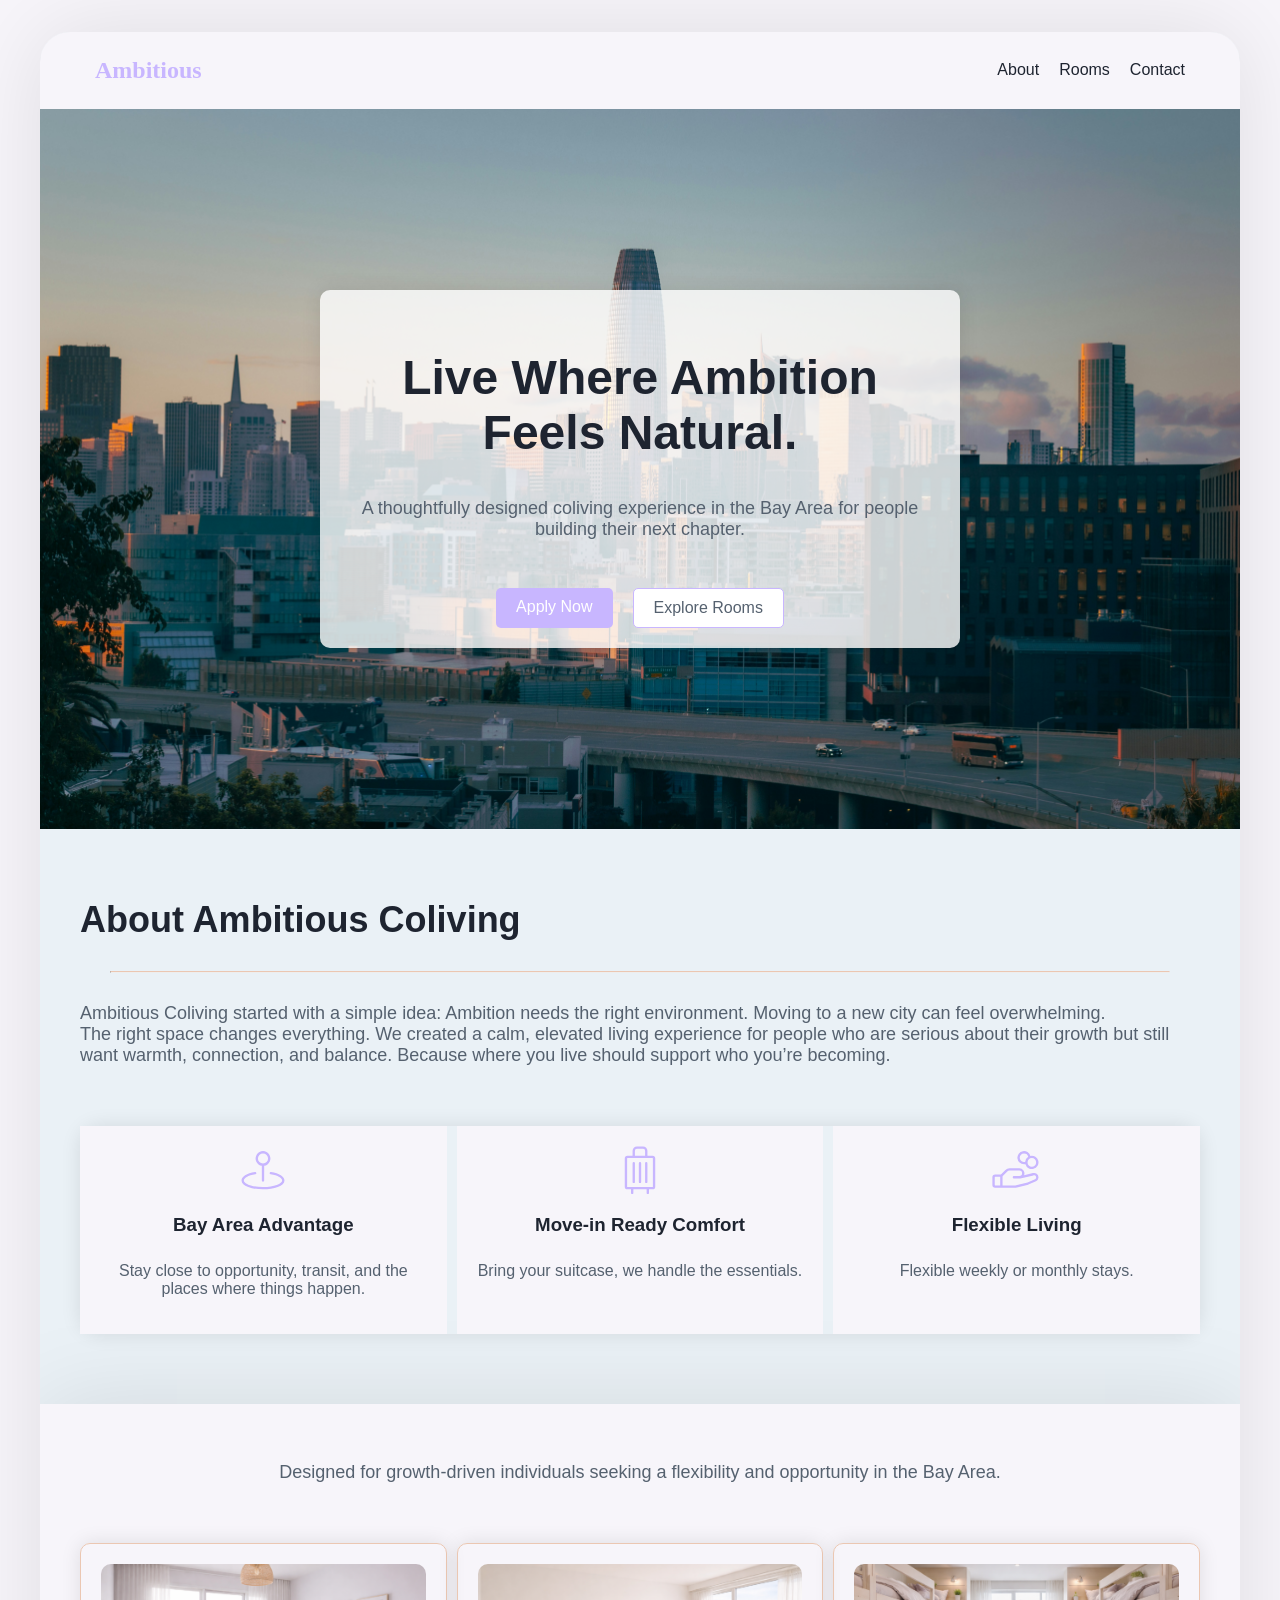
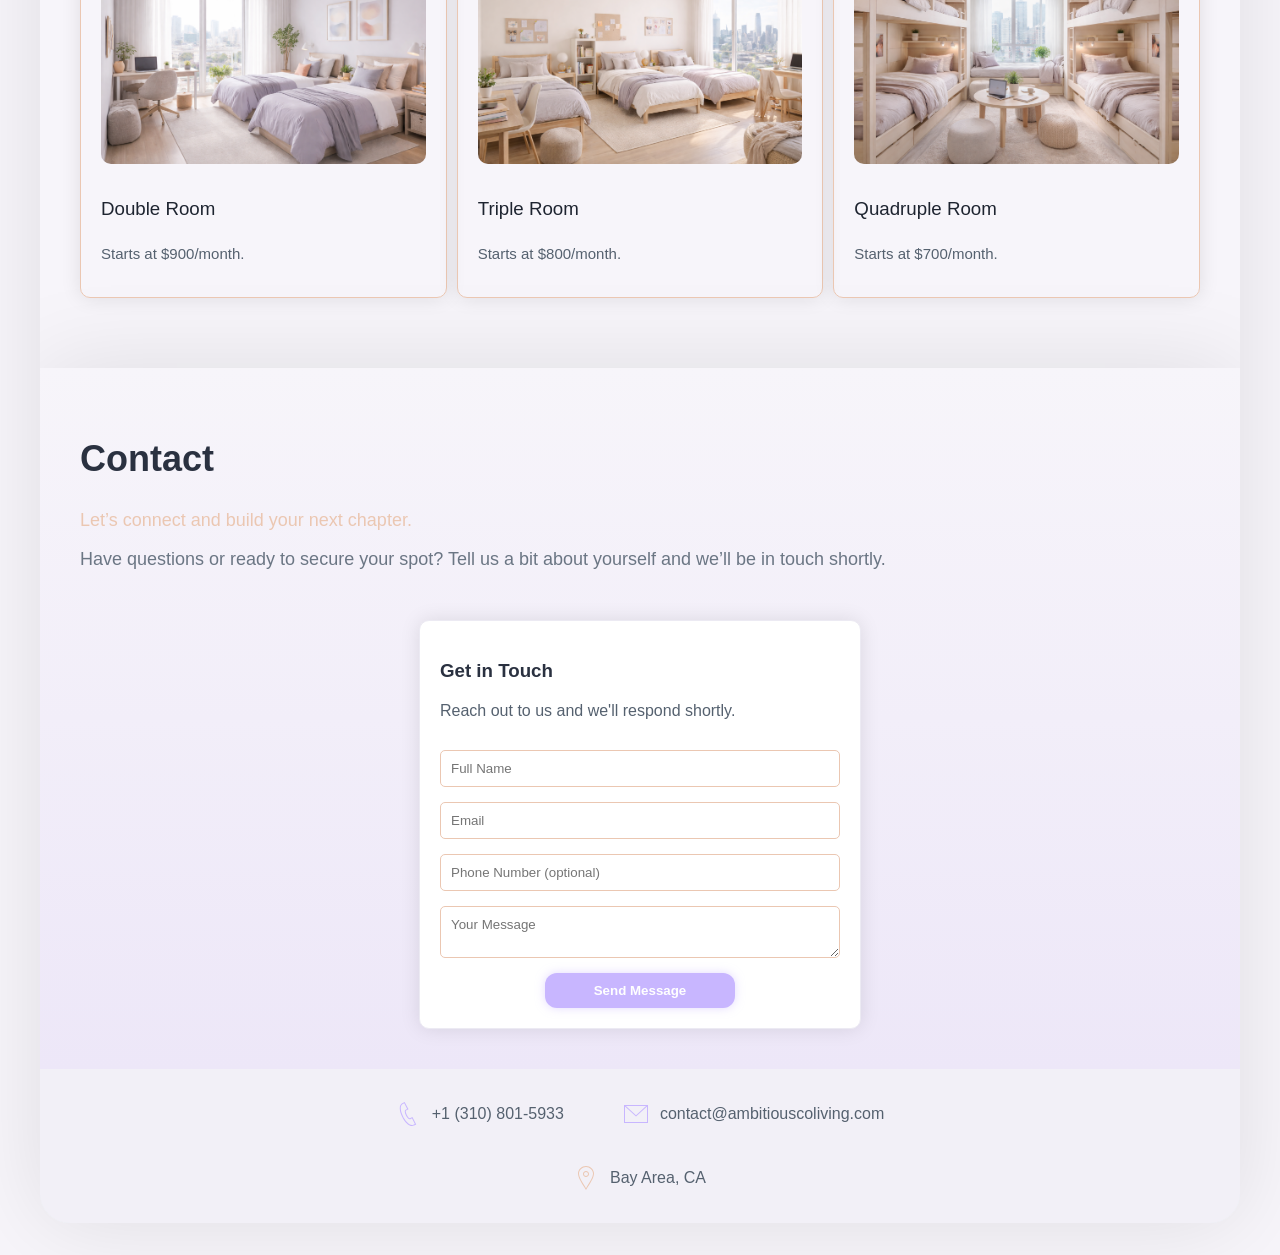
<file: index.html>
<!doctype html>
<html lang="en">
  <head>
    <meta charset="UTF-8" />
    <meta name="viewport" content="width=device-width, initial-scale=1.0" />
    <meta
      name="description"
      content="Ambitious Coliving - A thoughtfully designed coliving experience in the Bay Area for people building their next chapter."
    />
    <meta property="og:title" content="Ambitious Coliving" />
    <meta property="og:type" content="website" />
    <meta
      property="og:image"
      content="https://ambitious-coliving.netlify.app/ogimage.png"
    />
    <meta
      property="og:description"
      content="Ambitious Coliving - A thoughtfully designed coliving experience in the Bay Area for people building their next chapter."
    />
    <meta property="og:url" content="https://ambitious-coliving.netlify.app/" />
    <title>Ambitious Coliving</title>
    <link rel="stylesheet" href="styles.css" />
  </head>
  <body>
    <div class="page-wrapper">
      <header class="site-header">
        <nav class="nav-bar">
          <h2 class="site-title">Ambitious</h2>
          <ul class="nav-list">
            <li class="list-item">
              <a href="#about" class="nav-link">About</a>
            </li>
            <li class="list-item">
              <a href="#rooms" class="nav-link">Rooms</a>
            </li>
            <li class="list-item">
              <a href="#contact" class="nav-link">Contact</a>
            </li>
          </ul>
        </nav>
      </header>
      <main>
        <section id="hero">
          <div class="hero-content">
            <h1 class="hero-title">Live Where Ambition Feels Natural.</h1>
            <p class="hero-description">
              A thoughtfully designed coliving experience in the Bay Area for
              people building their next chapter.
            </p>
            <div class="hero-btn">
              <a class="hero-button first" href="#contact"> Apply Now </a>
              <a class="hero-button second" href="rooms.html">
                Explore Rooms
              </a>
            </div>
          </div>
        </section>
        <section id="about">
          <h2 class="about-title">About Ambitious Coliving</h2>
          <hr />
          <p class="about-description">
            Ambitious Coliving started with a simple idea: Ambition needs the
            right environment. Moving to a new city can feel overwhelming.
            <br />
            The right space changes everything. We created a calm, elevated
            living experience for people who are serious about their growth but
            still want warmth, connection, and balance. Because where you live
            should support who you’re becoming.
          </p>
          <div class="about-divider">
            <article class="about-card">
              <svg
                xmlns="http://www.w3.org/2000/svg"
                width="50"
                height="50"
                fill="#c8b6ff"
                viewBox="0 0 256 256"
              >
                <path
                  d="M122,101.52V176a6,6,0,0,0,12,0V101.52a38,38,0,1,0-12,0ZM128,38a26,26,0,1,1-26,26A26,26,0,0,1,128,38ZM238,176c0,13.34-12.18,25.38-34.31,33.88C183.38,217.7,156.5,222,128,222s-55.38-4.3-75.69-12.12C30.18,201.38,18,189.34,18,176c0-19.6,26.46-36,69.05-42.86A6,6,0,0,1,89,145c-18,2.89-33.27,7.66-44.09,13.78C35.28,164.2,30,170.32,30,176c0,16.08,40.25,34,98,34s98-17.92,98-34c0-5.68-5.28-11.8-14.86-17.23-10.82-6.12-26.07-10.89-44.09-13.78a6,6,0,0,1,1.9-11.85C211.54,140,238,156.4,238,176Z"
                ></path>
              </svg>
              <h3 class="card-title">Bay Area Advantage</h3>
              <p class="card-description">
                Stay close to opportunity, transit, and the places where things
                happen.
              </p>
            </article>
            <article class="about-card">
              <svg
                xmlns="http://www.w3.org/2000/svg"
                width="50"
                height="50"
                fill="#c8b6ff"
                viewBox="0 0 256 256"
              >
                <path
                  d="M102,88v96a6,6,0,0,1-12,0V88a6,6,0,0,1,12,0Zm26-6a6,6,0,0,0-6,6v96a6,6,0,0,0,12,0V88A6,6,0,0,0,128,82Zm32,0a6,6,0,0,0-6,6v96a6,6,0,0,0,12,0V88A6,6,0,0,0,160,82Zm46-18V208a14,14,0,0,1-14,14H174v18a6,6,0,0,1-12,0V222H94v18a6,6,0,0,1-12,0V222H64a14,14,0,0,1-14-14V64A14,14,0,0,1,64,50H90V24A22,22,0,0,1,112,2h32a22,22,0,0,1,22,22V50h26A14,14,0,0,1,206,64ZM102,50h52V24a10,10,0,0,0-10-10H112a10,10,0,0,0-10,10Zm92,14a2,2,0,0,0-2-2H64a2,2,0,0,0-2,2V208a2,2,0,0,0,2,2H192a2,2,0,0,0,2-2Z"
                ></path>
              </svg>
              <h3 class="card-title">Move-in Ready Comfort</h3>
              <p class="card-description">
                Bring your suitcase, we handle the essentials.
              </p>
            </article>
            <article class="about-card">
              <svg
                xmlns="http://www.w3.org/2000/svg"
                width="50"
                height="50"
                fill="#c8b6ff"
                viewBox="0 0 256 256"
              >
                <path
                  d="M229.12,142.65a22.43,22.43,0,0,0-19.55-3.88l-45.24,10.4A26,26,0,0,0,140,114H89.94a29.78,29.78,0,0,0-21.21,8.79L45.52,146H16A14,14,0,0,0,2,160v40a14,14,0,0,0,14,14H120a6,6,0,0,0,1.46-.18l64-16a7.16,7.16,0,0,0,.89-.3L225.17,181l.33-.15a22.6,22.6,0,0,0,3.62-38.18ZM14,200V160a2,2,0,0,1,2-2H42v44H16A2,2,0,0,1,14,200Zm206.28-30-38.2,16.27L119.26,202H54V154.49l23.21-23.22A17.88,17.88,0,0,1,89.94,126H140a14,14,0,0,1,0,28H112a6,6,0,0,0,0,12h32a6,6,0,0,0,1.34-.15l67-15.41.24-.06A10.6,10.6,0,0,1,220.28,170ZM164,94a34.54,34.54,0,0,0,7.28-.78,34,34,0,1,0,25.46-42.43A34,34,0,1,0,164,94Zm62-10a22,22,0,1,1-22-22A22,22,0,0,1,226,84ZM164,38a21.94,21.94,0,0,1,21.51,17.49,34,34,0,0,0-15.38,25.65A22,22,0,1,1,164,38Z"
                ></path>
              </svg>
              <h3 class="card-title">Flexible Living</h3>
              <p class="card-description">Flexible weekly or monthly stays.</p>
            </article>
          </div>
        </section>
        <section id="rooms">
          <p class="rooms-description">
            Designed for growth-driven individuals seeking a flexibility and
            opportunity in the Bay Area.
          </p>
          <div class="rooms-divider">
            <article class="room-card">
              <img src="duplo.png" alt="Room 1" class="room-image" />
              <h3 class="room-title">Double Room</h3>
              <p class="room-price">Starts at $900/month.</p>
            </article>
            <article class="room-card">
              <img src="triple.png" alt="Room 2" class="room-image" />
              <h3 class="room-title">Triple Room</h3>
              <p class="room-price">Starts at $800/month.</p>
            </article>
            <article class="room-card">
              <img src="quadruplo.png" alt="Room 3" class="room-image" />
              <h3 class="room-title">Quadruple Room</h3>
              <p class="room-price">Starts at $700/month.</p>
            </article>
          </div>
        </section>
        <section id="contact">
          <h2 class="contact-title">Contact</h2>
          <h3 class="contact-subtitle">
            Let’s connect and build your next chapter.
          </h3>
          <p class="contact-description">
            Have questions or ready to secure your spot? Tell us a bit about
            yourself and we’ll be in touch shortly.
          </p>
          <div class="contact-divider">
            <h3 class="form-title">Get in Touch</h3>
            <p class="form-description">
              Reach out to us and we'll respond shortly.
            </p>
            <form class="form-data" method="post" action="submit-url">
              <input
                type="text"
                name="name"
                placeholder="Full Name"
                aria-label="Full Name"
                required
              />
              <input
                type="email"
                name="email"
                placeholder="Email"
                aria-label="Email"
                required
              />
              <input
                type="tel"
                name="number"
                placeholder="Phone Number (optional)"
                aria-label="Phone Number"
              />
              <textarea
                name="message"
                placeholder="Your Message"
                aria-label="Your Message"
              ></textarea>
              <button type="submit" class="submit-button">Send Message</button>
            </form>
          </div>
        </section>
      </main>
      <footer class="site-footer">
        <div class="footer-number">
          <svg
            width="24"
            height="24"
            xmlns="http://www.w3.org/2000/svg"
            fill="#C8B6FF"
            clip-rule="evenodd"
          >
            <path
              d="M8.26 1.289l-1.564.772c-5.793 3.02 2.798 20.944 9.31 20.944.46 0 .904-.094 1.317-.284l1.542-.755-2.898-5.594-1.54.754c-.181.087-.384.134-.597.134-2.561 0-6.841-8.204-4.241-9.596l1.546-.763-2.875-5.612zm7.746 22.711c-5.68 0-12.221-11.114-12.221-17.832 0-2.419.833-4.146 2.457-4.992l2.382-1.176 3.857 7.347-2.437 1.201c-1.439.772 2.409 8.424 3.956 7.68l2.399-1.179 3.816 7.36s-2.36 1.162-2.476 1.215c-.547.251-1.129.376-1.733.376"
            />
          </svg>
          <p class="number">+1 (310) 801-5933</p>
        </div>
        <div class="footer-email">
          <svg
            width="24"
            height="24"
            xmlns="http://www.w3.org/2000/svg"
            fill="#C8B6FF"
            clip-rule="evenodd"
          >
            <path
              d="M24 21h-24v-18h24v18zm-23-16.477v15.477h22v-15.477l-10.999 10-11.001-10zm21.089-.523h-20.176l10.088 9.171 10.088-9.171z"
            />
          </svg>
          <p class="email">contact@ambitiouscoliving.com</p>
        </div>
        <div class="footer-address">
          <svg
            width="24"
            height="24"
            xmlns="http://www.w3.org/2000/svg"
            fill="#EBC7B2"
            clip-rule="evenodd"
          >
            <path
              d="M12 10c-1.104 0-2-.896-2-2s.896-2 2-2 2 .896 2 2-.896 2-2 2m0-5c-1.657 0-3 1.343-3 3s1.343 3 3 3 3-1.343 3-3-1.343-3-3-3m-7 2.602c0-3.517 3.271-6.602 7-6.602s7 3.085 7 6.602c0 3.455-2.563 7.543-7 14.527-4.489-7.073-7-11.072-7-14.527m7-7.602c-4.198 0-8 3.403-8 7.602 0 4.198 3.469 9.21 8 16.398 4.531-7.188 8-12.2 8-16.398 0-4.199-3.801-7.602-8-7.602"
            />
          </svg>
          <p class="address">Bay Area, CA</p>
        </div>
      </footer>
    </div>
  </body>
</html>
</file>
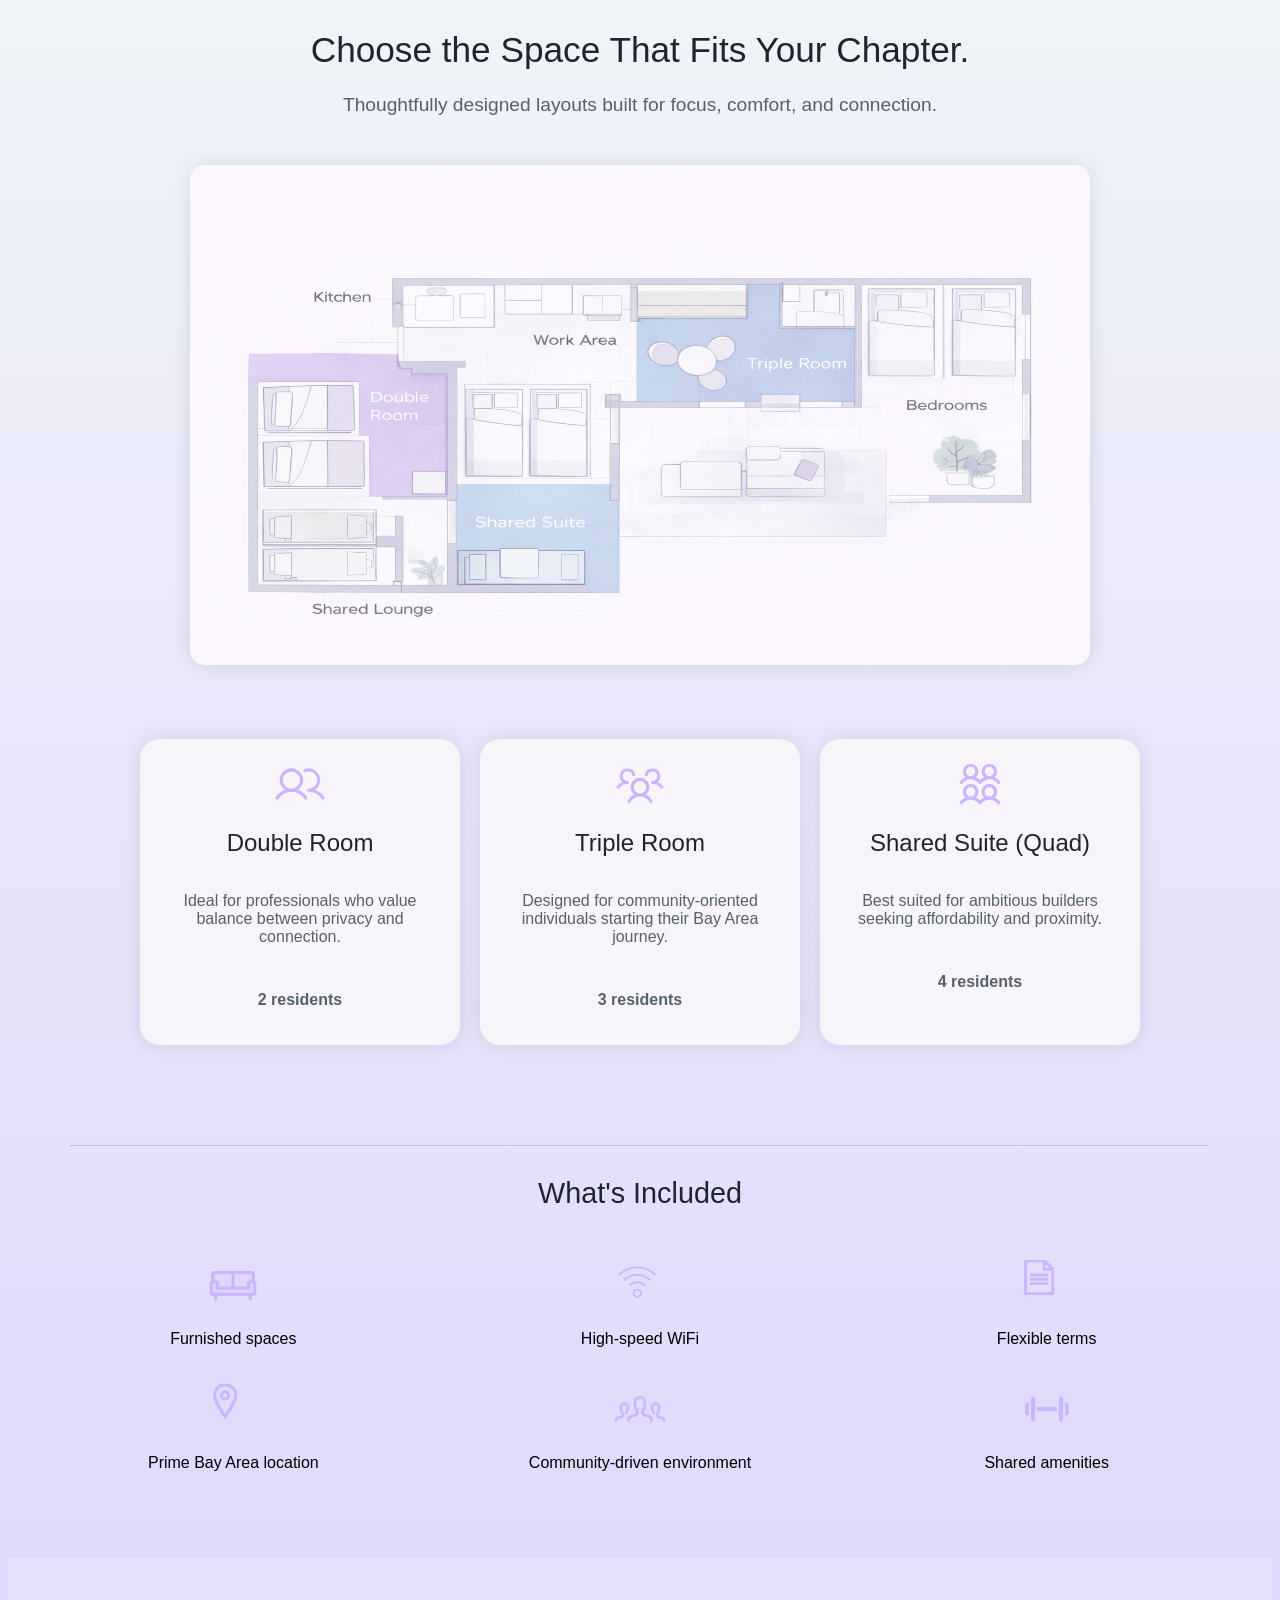
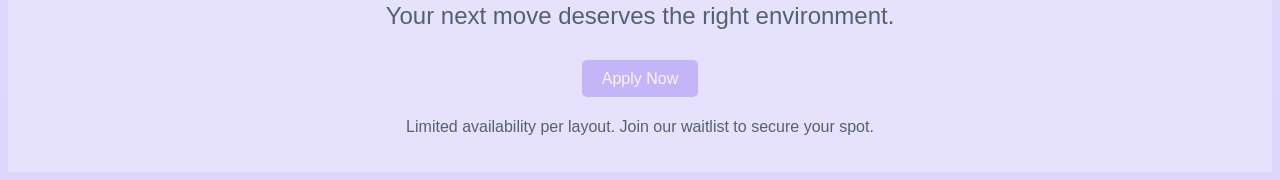
<file: rooms.html>
<!doctype html>
<html lang="en">
  <head>
    <meta charset="UTF-8" />
    <meta name="viewport" content="width=device-width, initial-scale=1.0" />
    <link rel="stylesheet" href="rooms.css" />
    <title>Find Your Space</title>
  </head>
  <body>
    <header id="hero">
      <h1 class="hero-title">Choose the Space That Fits Your Chapter.</h1>
      <p class="hero-subtitle">
        Thoughtfully designed layouts built for focus, comfort, and connection.
      </p>
      <img src="map.png" alt="Map of spaces" class="hero-image" />
    </header>
    <section id="rooms">
      <div class="room-list">
        <article class="room-card">
          <svg
            xmlns="http://www.w3.org/2000/svg"
            width="50"
            height="50"
            fill="#c8b6ff"
            viewBox="0 0 256 256"
          >
            <path
              d="M117.25,157.92a60,60,0,1,0-66.5,0A95.83,95.83,0,0,0,3.53,195.63a8,8,0,1,0,13.4,8.74,80,80,0,0,1,134.14,0,8,8,0,0,0,13.4-8.74A95.83,95.83,0,0,0,117.25,157.92ZM40,108a44,44,0,1,1,44,44A44.05,44.05,0,0,1,40,108Zm210.14,98.7a8,8,0,0,1-11.07-2.33A79.83,79.83,0,0,0,172,168a8,8,0,0,1,0-16,44,44,0,1,0-16.34-84.87,8,8,0,1,1-5.94-14.85,60,60,0,0,1,55.53,105.64,95.83,95.83,0,0,1,47.22,37.71A8,8,0,0,1,250.14,206.7Z"
            ></path>
          </svg>
          <h2 class="room-name">Double Room</h2>
          <p class="room-description">
            Ideal for professionals who value balance between privacy and
            connection.
          </p>
          <p class="residents">2 residents</p>
        </article>
        <article class="room-card">
          <svg
            xmlns="http://www.w3.org/2000/svg"
            width="50"
            height="50"
            fill="#c8b6ff"
            viewBox="0 0 256 256"
          >
            <path
              d="M244.8,150.4a8,8,0,0,1-11.2-1.6A51.6,51.6,0,0,0,192,128a8,8,0,0,1-7.37-4.89,8,8,0,0,1,0-6.22A8,8,0,0,1,192,112a24,24,0,1,0-23.24-30,8,8,0,1,1-15.5-4A40,40,0,1,1,219,117.51a67.94,67.94,0,0,1,27.43,21.68A8,8,0,0,1,244.8,150.4ZM190.92,212a8,8,0,1,1-13.84,8,57,57,0,0,0-98.16,0,8,8,0,1,1-13.84-8,72.06,72.06,0,0,1,33.74-29.92,48,48,0,1,1,58.36,0A72.06,72.06,0,0,1,190.92,212ZM128,176a32,32,0,1,0-32-32A32,32,0,0,0,128,176ZM72,120a8,8,0,0,0-8-8A24,24,0,1,1,87.24,82a8,8,0,1,0,15.5-4A40,40,0,1,0,37,117.51,67.94,67.94,0,0,0,9.6,139.19a8,8,0,1,0,12.8,9.61A51.6,51.6,0,0,1,64,128,8,8,0,0,0,72,120Z"
            ></path>
          </svg>
          <h2 class="room-name">Triple Room</h2>
          <p class="room-description">
            Designed for community-oriented individuals starting their Bay Area
            journey.
          </p>
          <p class="residents">3 residents</p>
        </article>
        <article class="room-card">
          <svg
            xmlns="http://www.w3.org/2000/svg"
            width="50"
            height="50"
            fill="#c8b6ff"
            viewBox="0 0 256 256"
          >
            <path
              d="M27.2,126.4a8,8,0,0,0,11.2-1.6,52,52,0,0,1,83.2,0,8,8,0,0,0,11.2,1.59,7.73,7.73,0,0,0,1.59-1.59h0a52,52,0,0,1,83.2,0,8,8,0,0,0,12.8-9.61A67.85,67.85,0,0,0,203,93.51a40,40,0,1,0-53.94,0,67.27,67.27,0,0,0-21,14.31,67.27,67.27,0,0,0-21-14.31,40,40,0,1,0-53.94,0A67.88,67.88,0,0,0,25.6,115.2,8,8,0,0,0,27.2,126.4ZM176,40a24,24,0,1,1-24,24A24,24,0,0,1,176,40ZM80,40A24,24,0,1,1,56,64,24,24,0,0,1,80,40ZM203,197.51a40,40,0,1,0-53.94,0,67.27,67.27,0,0,0-21,14.31,67.27,67.27,0,0,0-21-14.31,40,40,0,1,0-53.94,0A67.88,67.88,0,0,0,25.6,219.2a8,8,0,1,0,12.8,9.6,52,52,0,0,1,83.2,0,8,8,0,0,0,11.2,1.59,7.73,7.73,0,0,0,1.59-1.59h0a52,52,0,0,1,83.2,0,8,8,0,0,0,12.8-9.61A67.85,67.85,0,0,0,203,197.51ZM80,144a24,24,0,1,1-24,24A24,24,0,0,1,80,144Zm96,0a24,24,0,1,1-24,24A24,24,0,0,1,176,144Z"
            ></path>
          </svg>
          <h2 class="room-name">Shared Suite (Quad)</h2>
          <p class="room-description">
            Best suited for ambitious builders seeking affordability and
            proximity.
          </p>
          <p class="residents">4 residents</p>
        </article>
      </div>
    </section>
    <section id="amenities">
      <hr />
      <h2 class="amenities-title">What's Included</h2>
      <ul class="amenities-list">
        <li>
          <svg
            stroke="currentColor"
            fill="#c8b6ff"
            stroke-width="0"
            viewBox="0 0 256 256"
            height="50"
            width="50"
            xmlns="http://www.w3.org/2000/svg"
          >
            <path
              d="M240,120v48a8,8,0,0,1-8,8H24a8,8,0,0,1-8-8V120a8,8,0,0,1,8-8V72a8,8,0,0,1,8-8H224a8,8,0,0,1,8,8v40A8,8,0,0,1,240,120Z"
              opacity="0.2"
            ></path>
            <path
              d="M240,106.17V72a16,16,0,0,0-16-16H32A16,16,0,0,0,16,72v34.17A16,16,0,0,0,8,120v48a16,16,0,0,0,16,16h8v16a8,8,0,0,0,16,0V184H208v16a8,8,0,0,0,16,0V184h8a16,16,0,0,0,16-16V120A16,16,0,0,0,240,106.17ZM224,104h-8a16,16,0,0,0-16,16v16H136V72h88ZM120,72v64H56V120a16,16,0,0,0-16-16H32V72Zm112,96H24V120H40v24a8,8,0,0,0,8,8H208a8,8,0,0,0,8-8V120h16Z"
            ></path>
          </svg>
          <p>Furnished spaces</p>
        </li>
        <li>
          <svg
            stroke="#c8b6ff"
            fill="#c8b6ff"
            stroke-width="0"
            viewBox="0 0 27 27"
            height="50"
            width="50"
            xmlns="http://www.w3.org/2000/svg"
          >
            <path
              fill="none"
              stroke-width="1"
              d="M12,20 C13.1045695,20 14,19.1045695 14,18 C14,16.8954305 13.1045695,16 12,16 C10.8954305,16 10,16.8954305 10,18 C10,19.1045695 10.8954305,20 12,20 Z M7.75735931,13.7573593 C10.1005051,11.4142136 13.8994949,11.4142136 16.2426407,13.7573593 M4.92893219,10.9289322 C8.83417511,7.02368927 15.1658249,7.02368927 19.0710678,10.9289322 M2.10050506,8.10050506 C7.56784515,2.63316498 16.4321549,2.63316498 21.8994949,8.10050506"
            ></path>
          </svg>
          <p>High-speed WiFi</p>
        </li>
        <li>
          <svg
            width="50"
            height="50"
            xmlns="http://www.w3.org/2000/svg"
            fill="#c8b6ff"
            clip-rule="evenodd"
            viewBox="0 0 35 35"
            stroke="#c8b6ff"
          >
            <path
              d="M22 24h-20v-24h14l6 6v18zm-7-23h-12v22h18v-16h-6v-6zm3 15v1h-12v-1h12zm0-3v1h-12v-1h12zm0-3v1h-12v-1h12zm-2-4h4.586l-4.586-4.586v4.586z"
            />
          </svg>
          <p>Flexible terms</p>
        </li>
        <li>
          <svg
            width="50"
            height="50"
            xmlns="http://www.w3.org/2000/svg"
            fill="#c8b6ff"
            clip-rule="evenodd"
            viewBox="0 0 35 35"
            stroke="#c8b6ff"
          >
            <path
              d="M12 10c-1.104 0-2-.896-2-2s.896-2 2-2 2 .896 2 2-.896 2-2 2m0-5c-1.657 0-3 1.343-3 3s1.343 3 3 3 3-1.343 3-3-1.343-3-3-3m-7 2.602c0-3.517 3.271-6.602 7-6.602s7 3.085 7 6.602c0 3.455-2.563 7.543-7 14.527-4.489-7.073-7-11.072-7-14.527m7-7.602c-4.198 0-8 3.403-8 7.602 0 4.198 3.469 9.21 8 16.398 4.531-7.188 8-12.2 8-16.398 0-4.199-3.801-7.602-8-7.602"
            />
          </svg>
          <p>Prime Bay Area location</p>
        </li>
        <li>
          <svg
            xmlns="http://www.w3.org/2000/svg"
            width="50"
            height="50"
            fill="#c8b6ff"
            viewBox="0 0 24 24"
            stroke="#c8b6ff"
          >
            <path
              stroke-width="0.3"
              d="M17.997 18h-.998c0-1.552.06-1.775-.88-1.993-1.438-.332-2.797-.645-3.293-1.729-.18-.396-.301-1.048.155-1.907 1.021-1.929 1.277-3.583.702-4.538-.672-1.115-2.707-1.12-3.385.017-.576.968-.316 2.613.713 4.512.465.856.348 1.51.168 1.908-.49 1.089-1.836 1.4-3.262 1.728-.982.227-.92.435-.92 2.002h-.995l-.002-.623c0-1.259.1-1.985 1.588-2.329 1.682-.389 3.344-.736 2.545-2.209-2.366-4.365-.676-6.839 1.865-6.839 2.492 0 4.227 2.383 1.867 6.839-.775 1.464.824 1.812 2.545 2.209 1.49.344 1.589 1.072 1.589 2.333l-.002.619zm4.81-2.214c-1.289-.298-2.489-.559-1.908-1.657 1.77-3.342.47-5.129-1.4-5.129-1.265 0-2.248.817-2.248 2.325 0 1.269.574 2.175.904 2.925h1.048c-.17-.75-1.466-2.562-.766-3.736.412-.692 1.704-.693 2.114-.012.38.631.181 1.812-.534 3.161-.388.733-.28 1.301-.121 1.648.305.666.977.987 1.737 1.208 1.507.441 1.368.042 1.368 1.48h.997l.002-.463c0-.945-.074-1.492-1.193-1.75zm-22.805 2.214h.997c0-1.438-.139-1.039 1.368-1.48.761-.221 1.433-.542 1.737-1.208.159-.348.267-.915-.121-1.648-.715-1.349-.914-2.53-.534-3.161.41-.682 1.702-.681 2.114.012.7 1.175-.596 2.986-.766 3.736h1.048c.33-.75.904-1.656.904-2.925.001-1.509-.982-2.326-2.247-2.326-1.87 0-3.17 1.787-1.4 5.129.581 1.099-.619 1.359-1.908 1.657-1.12.258-1.194.805-1.194 1.751l.002.463z"
            />
          </svg>
          <p>Community-driven environment</p>
        </li>
        <li>
          <svg
            stroke="currentColor"
            fill="#c8b6ff"
            stroke-width="0"
            viewBox="0 0 512 512"
            height="50"
            width="50"
            xmlns="http://www.w3.org/2000/svg"
          >
            <path
              d="M352 280H160c-4.4 0-8-3.6-8-8v-32c0-4.4 3.6-8 8-8h192c4.4 0 8 3.6 8 8v32c0 4.4-3.6 8-8 8zM378 362V150c0-12.1 9.9-22 22-22s22 9.9 22 22v212c0 12.1-9.9 22-22 22s-22-9.9-22-22zM460 192h-12c-4.4 0-8 3.6-8 8v112c0 4.4 3.6 8 8 8h12c11 0 20-9 20-20v-88c0-11-9-20-20-20zM134 362V150c0-12.1-9.9-22-22-22s-22 9.9-22 22v212c0 12.1 9.9 22 22 22s22-9.9 22-22zM64 192H52c-11 0-20 9-20 20v88c0 11 9 20 20 20h12c4.4 0 8-3.6 8-8V200c0-4.4-3.6-8-8-8z"
            ></path>
          </svg>
          <p>Shared amenities</p>
        </li>
      </ul>
    </section>
    <footer id="cta">
      <h3 class="cta-title">Your next move deserves the right environment.</h3>
      <a href="index.html#contact" class="cta-button">Apply Now</a>
      <p class="cta-note">
        Limited availability per layout. Join our waitlist to secure your spot.
      </p>
    </footer>
  </body>
</html>
</file>
<file: styles.css>
body {
  background-color: #f7f5fa;
}

.page-wrapper {
  background-color: #eaf1f6;
  max-width: 1200px;
  margin: 2rem auto;
  box-shadow: 0 0 90px rgba(0, 0, 0, 0.1);
  border-radius: 30px;
  overflow: hidden;
}

.nav-bar {
  background-color: #f7f5fa;
  padding: 5px;
  box-shadow: 0 2px 4px rgba(0, 0, 0, 0.1);
  display: flex;
  justify-content: space-between;
  align-items: center;
}

.site-title {
  font-family: "Sora";
  font-weight: 700;
  color: #c8b6ff;
  margin-left: 50px;
}

.nav-list {
  list-style: none;
  display: flex;
  gap: 20px;
  margin-right: 50px;
}

.nav-link {
  color: #1e2430;
  font-family: "Inter", sans-serif;
  text-decoration: none;
}

nav a:hover {
  color: #fff;
  background-color: #c8b6ff;
  border: 5px solid #c8b6ff;
  padding: 5px;
  border-radius: 25px;
  box-shadow: 0 0 10px rgba(200, 182, 255, 0.5);
}

#hero {
  background-image: url("Welcome.jpg");
  background-size: cover;
  background-position: top;
  background-attachment: fixed;
  height: 80vh;
  display: flex;
  align-items: center;
  justify-content: center;
}

.hero-content {
  max-width: 600px;
  display: flex;
  flex-direction: column;
  text-align: center;
  background-color: rgba(255, 255, 255, 0.8);
  padding: 20px;
  border-radius: 10px;
  box-shadow: 0 0 20px rgba(0, 0, 0, 0.1);
}

.hero-title {
  font-size: 48px;
  font-family: "Sora", sans-serif;
  font-weight: 700;
  color: #1e2430;
  margin-bottom: 20px;
}

.hero-description {
  font-size: 18px;
  font-family: "Inter", sans-serif;
  font-weight: 400;
  color: #55616f;
}

.hero-btn {
  margin-top: 30px;
  display: flex;
  gap: 20px;
  justify-content: center;
}

.hero-button.first {
  background-color: #c8b6ff;
  color: #fff;
  border: none;
  padding: 10px 20px;
  font-family: "Inter", sans-serif;
  font-weight: 300;
  border-radius: 5px;
  cursor: pointer;
  text-decoration: none;
}

.hero-button.second {
  background-color: #fff;
  color: #55616f;
  border: 1px solid #c8b6ff;
  padding: 10px 20px;
  font-family: "Inter", sans-serif;
  font-weight: 300;
  border-radius: 5px;
  cursor: pointer;
  text-decoration: none;
}

#about {
  padding: 40px;
  background-color: #eaf1f6;
  box-shadow: 0 0 90px rgba(0, 0, 0, 0.1);
}

.about-title {
  font-size: 36px;
  font-family: "Sora", sans-serif;
  font-weight: 700;
  color: #1e2430;
}

.about-description {
  font-size: 18px;
  font-family: "Inter", sans-serif;
  font-weight: 400;
  color: #55616f;
  margin-bottom: 60px;
}

.about-divider {
  display: flex;
  box-shadow: 0 0 20px rgba(0, 0, 0, 0.1);
  margin-bottom: 30px;
  gap: 10px;
  border-radius: 20px;
}

.about-card {
  flex: 1;
  padding: 20px;
  background-color: #f7f5fa;
  display: flex;
  flex-direction: column;
  align-items: center;
  text-align: center;
}

.card-title {
  font-family: "Sora", sans-serif;
  font-weight: 700;
  color: #1e2430;
  margin-bottom: 10px;
}

.card-description {
  font-family: "Inter", sans-serif;
  font-weight: 400;
  color: #55616f;
}

hr {
  border-top: 1px solid #ebc7b2;
  margin: 30px;
}

#rooms {
  padding: 40px;
  background-color: #f7f5fa;
  box-shadow: 0 0 90px rgba(0, 0, 0, 0.1);
}

.rooms-description {
  font-size: 18px;
  font-family: "Inter", sans-serif;
  font-weight: 400;
  color: #55616f;
  margin-bottom: 60px;
  text-align: center;
}

.rooms-divider {
  display: flex;
  margin-bottom: 30px;
  gap: 10px;
  border-radius: 20px;
}

.room-card {
  flex: 1;
  padding: 20px;
  display: flex;
  flex-direction: column;
  border: 1px solid #ebc7b2;
  border-radius: 10px;
  box-shadow: 0 0 20px rgba(0, 0, 0, 0.1);
}

.room-title {
  font-family: "Sora", sans-serif;
  font-weight: 500;
  color: #1e2430;
  margin-bottom: 10px;
  text-align: start;
}

.room-price {
  font-family: "Inter", sans-serif;
  font-weight: 400;
  font-size: 15px;
  color: #55616f;
  text-align: start;
}

.room-image {
  width: 100%;
  height: 200px;
  object-fit: cover;
  border-radius: 10px;
  margin-bottom: 15px;
}

#contact {
  padding: 40px;
  background: linear-gradient(180deg, #f7f5fa, #ede7f8);
  box-shadow: 0 0 90px rgba(0, 0, 0, 0.1);
}

.contact-title {
  font-size: 36px;
  font-family: "Sora", sans-serif;
  font-weight: 700;
  color: #2a3140;
  text-align: start;
}

.contact-subtitle {
  font-size: 18px;
  font-family: "Inter", sans-serif;
  font-weight: 400;
  color: #ebc7b2;
}

.contact-description {
  font-size: 18px;
  font-family: "Inter", sans-serif;
  font-weight: 400;
  color: #6b7684;
  margin-bottom: 50px;
}

.contact-divider {
  max-width: 400px;
  margin: 0 auto;
  padding: 20px;
  background-color: #fff;
  border: #eceaf3 solid 1px;
  border-radius: 10px;
  box-shadow: 0 0 20px rgba(0, 0, 0, 0.1);
}

.form-title {
  font-family: "Sora", sans-serif;
  font-weight: 700;
  color: #2a3140;
  margin-bottom: 20px;
}

.form-description {
  font-family: "Inter", sans-serif;
  font-weight: 400;
  color: #55616f;
  margin-bottom: 30px;
}

.form-data {
  display: flex;
  flex-direction: column;
  gap: 15px;
}

.form-data input,
.form-data textarea {
  padding: 10px;
  border: 1px solid #ebc7b2;
  border-radius: 5px;
  font-family: "Inter", sans-serif;
}

.submit-button {
  background-color: #c8b6ff;
  box-shadow: 0 0 10px rgba(200, 182, 255, 0.5);
  color: #fff;
  border: none;
  padding: 10px 20px;
  font-family: "Inter", sans-serif;
  font-weight: 600;
  border-radius: 12px;
  cursor: pointer;
  align-self: center;
  width: 100%;
  max-width: 190px;
}

.submit-button:hover {
  background-color: #b39ddb;
  box-shadow: 0 0 15px rgba(179, 157, 219, 0.7);
}

footer {
  background-color: #f2f0f7;
  padding: 20px;
  display: grid;
  grid-template-columns: auto auto;
  justify-content: center;
  column-gap: 60px;
  row-gap: 14px;
}

.footer-address {
  grid-column: 1 / -1;
  justify-self: center;
}

.footer-number,
.footer-email,
.footer-address {
  display: flex;
  align-items: center;
}

footer p {
  font-family: "Sora", sans-serif;
  font-weight: 400;
  color: #55616f;
  margin-left: 12px;
}

@media (max-width: 600px) {
  .about-divider,
  .rooms-divider {
    flex-direction: column;
  }

  #hero {
    background-attachment: scroll;
    background-position: center;
  }

  .site-footer {
    display: flex;
    flex-direction: column;
    align-items: center;
    justify-content: center;
  }
}
</file>
<file: rooms.css>
body {
  background: linear-gradient(to bottom, #f0f4f8, #ded5fc);
}

#hero {
  text-align: center;
}

.hero-title {
  color: #1e2430;
  font-family: "Sora", sans-serif;
  font-weight: 500;
  margin-top: 30px;
  font-size: 2.2rem;
}

.hero-subtitle {
  color: #55616f;
  font-family: "Inter", sans-serif;
  font-weight: 300;
  margin-top: 10px;
  font-size: 1.2rem;
}

.hero-image {
  width: 100%;
  max-width: 900px;
  max-height: 500px;
  margin-top: 30px;
  box-shadow: 0 0 20px rgba(0, 0, 0, 0.1);
  border-radius: 15px;
}

#rooms {
  padding-top: 70px;
  max-width: 1000px;
  margin: 0 auto;
}

.room-list {
  display: flex;
  gap: 20px;
}

.room-card {
  flex: 1;
  padding: 20px;
  background-color: #f7f5fa;
  display: flex;
  flex-direction: column;
  align-items: center;
  text-align: center;
  border-radius: 20px;
  box-shadow: 0 0 20px rgba(0, 0, 0, 0.1);
}

.room-name {
  color: #1e2430;
  font-family: "Sora", sans-serif;
  font-weight: 500;
  margin-top: 20px;
  font-size: 1.5rem;
}

.room-description {
  color: #55616f;
  font-family: "Inter", sans-serif;
  font-weight: 300;
  margin: 15px;
  font-size: 1rem;
}

.residents {
  font-family: "Inter", sans-serif;
  font-weight: 600;
  color: #55616f;
  margin-top: 30px;
}

#amenities {
  padding-top: 70px;
  max-width: 1200px;
  margin: 0 auto;
}

.amenities-title {
  color: #1e2430;
  font-family: "Sora", sans-serif;
  font-weight: 500;
  margin-bottom: 30px;
  font-size: 1.8rem;
}

hr {
  border-top: 1px solid #c4b5f8;
  margin: 30px;
}

.amenities-title {
  color: #1e2430;
  font-family: "Sora", sans-serif;
  font-weight: 500;
  margin-bottom: 30px;
  font-size: 1.8rem;
  text-align: center;
}

.amenities-list {
  list-style: none;
  padding: 20px 0;
  display: grid;
  grid-template-columns: 3fr 3fr 3fr;
  gap: 20px;
  text-align: center;
  font-family: "Inter", sans-serif;
}

footer {
  text-align: center;
  padding: 20px;
  background-color: #e6e1fc;
  margin-top: 50px;
}

.cta-title {
  font-family: "Inter", sans-serif;
  color: #55616f;
  font-weight: 400;
  font-size: 1.5rem;
  margin-bottom: 40px;
}

.cta-button {
  background-color: #c4b5f8;
  color: #f7f5fa;
  padding: 10px 20px;
  text-decoration: none;
  border-radius: 5px;
  font-family: "Sora", sans-serif;
  font-weight: 500;
}

.cta-button:hover {
  background-color: #b19cd9;
}

.cta-note {
  font-family: "Inter", sans-serif;
  color: #55616f;
  font-weight: 300;
  margin-top: 30px;
}

@media (max-width: 768px) {
  .room-list {
    flex-direction: column;
  }

  .amenities-list {
    grid-template-columns: 1fr;
  }
}
</file>
